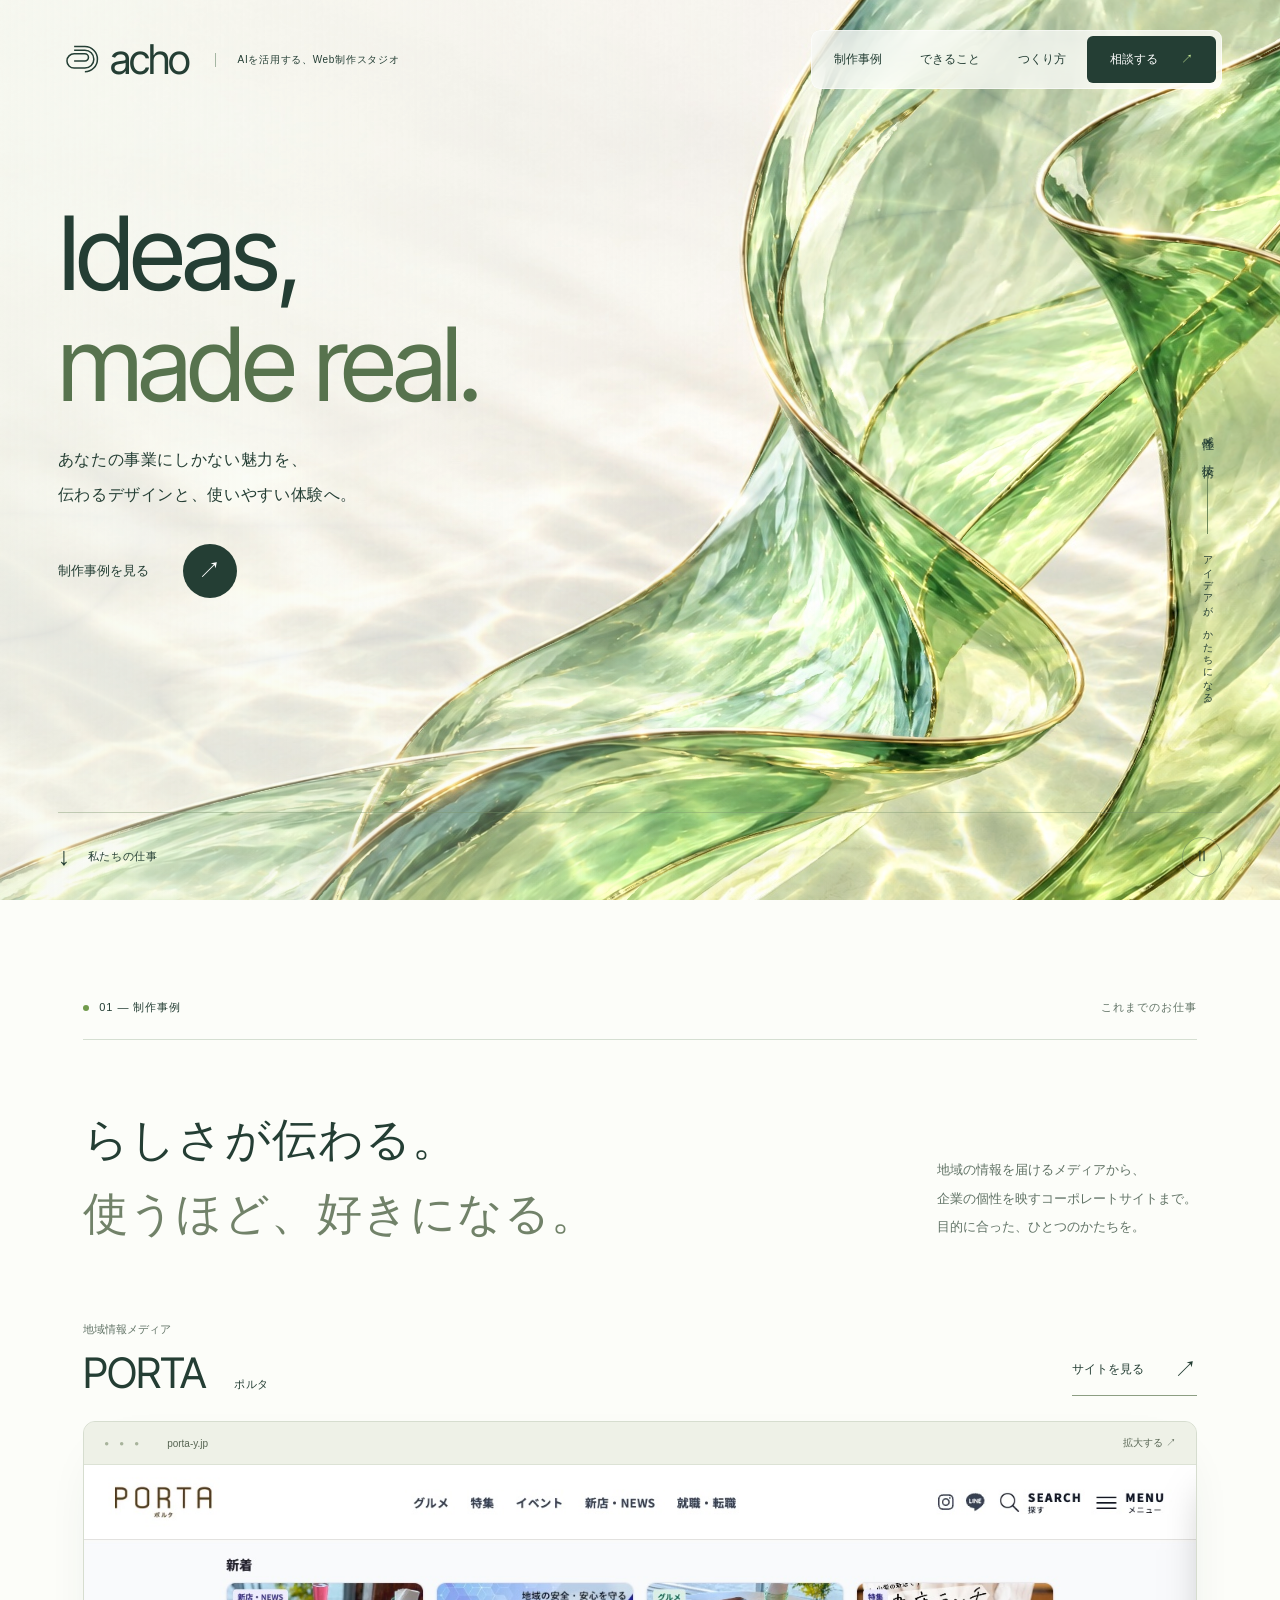
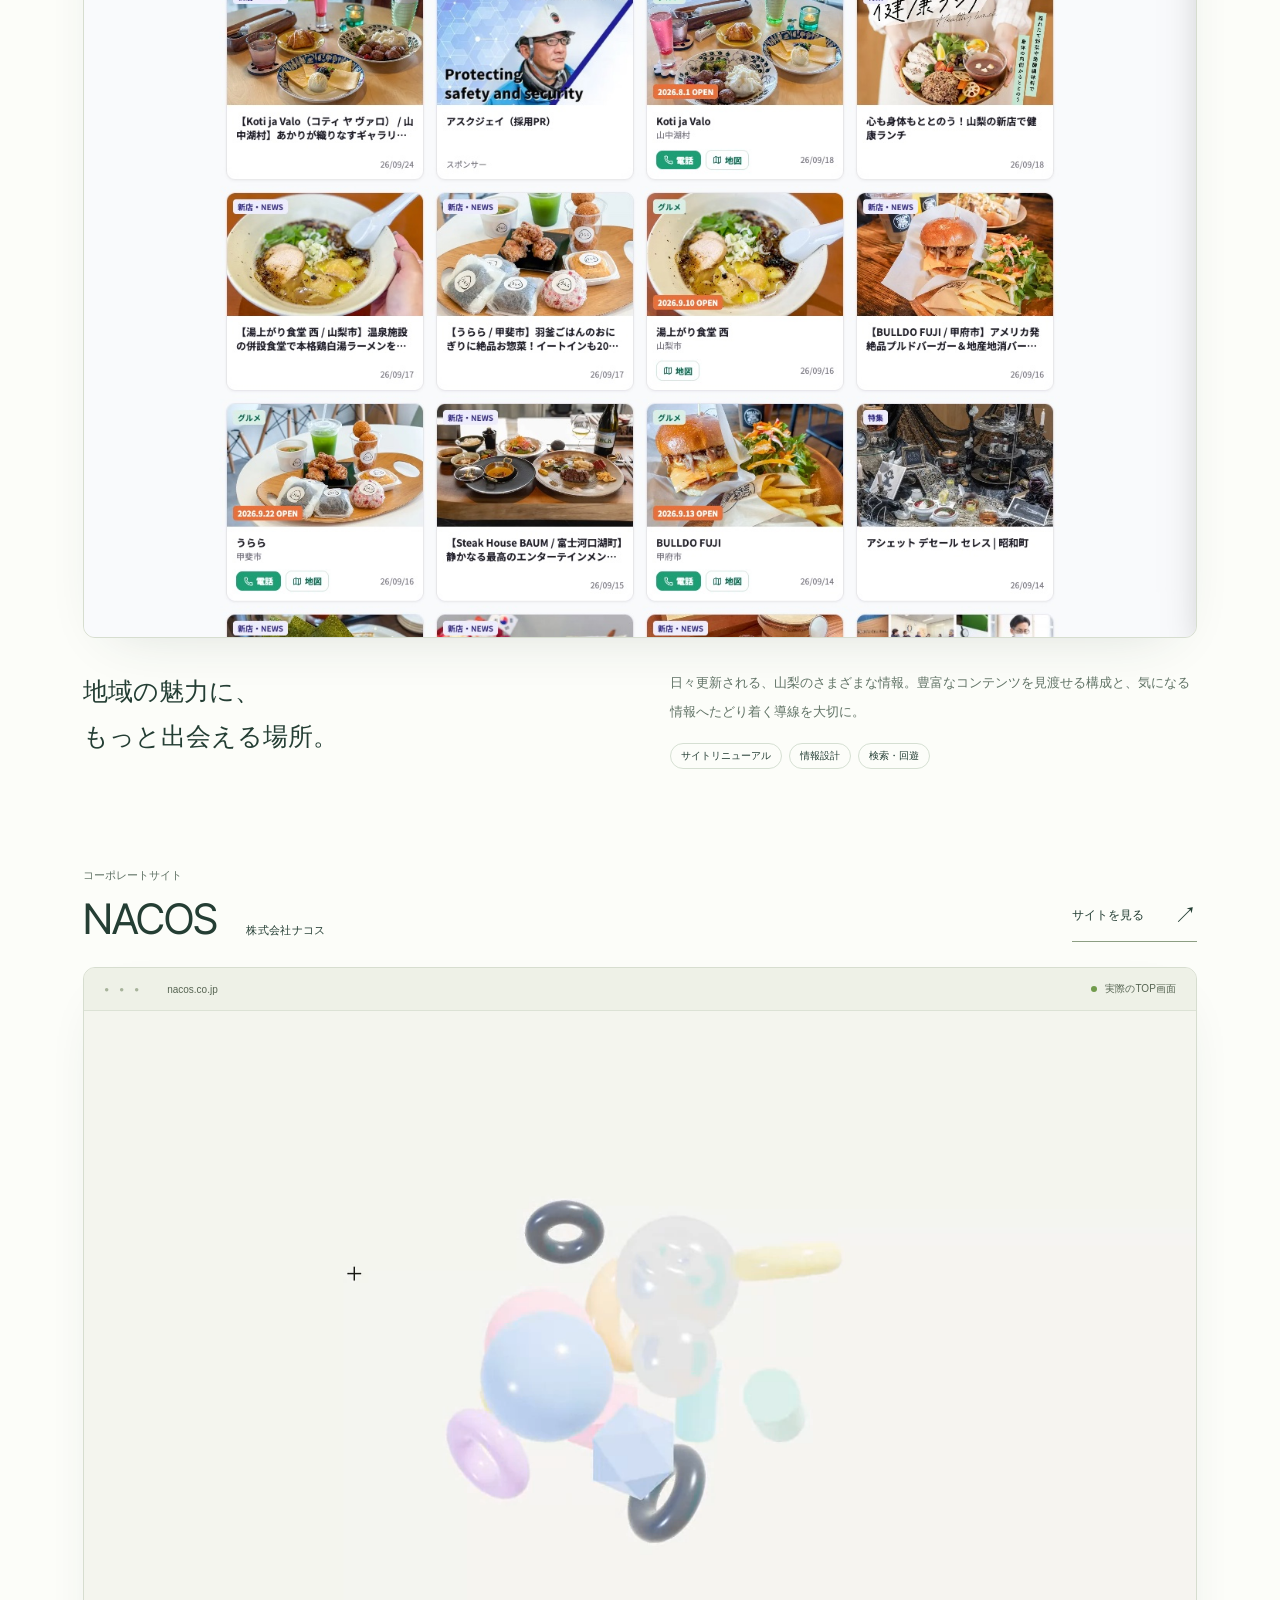
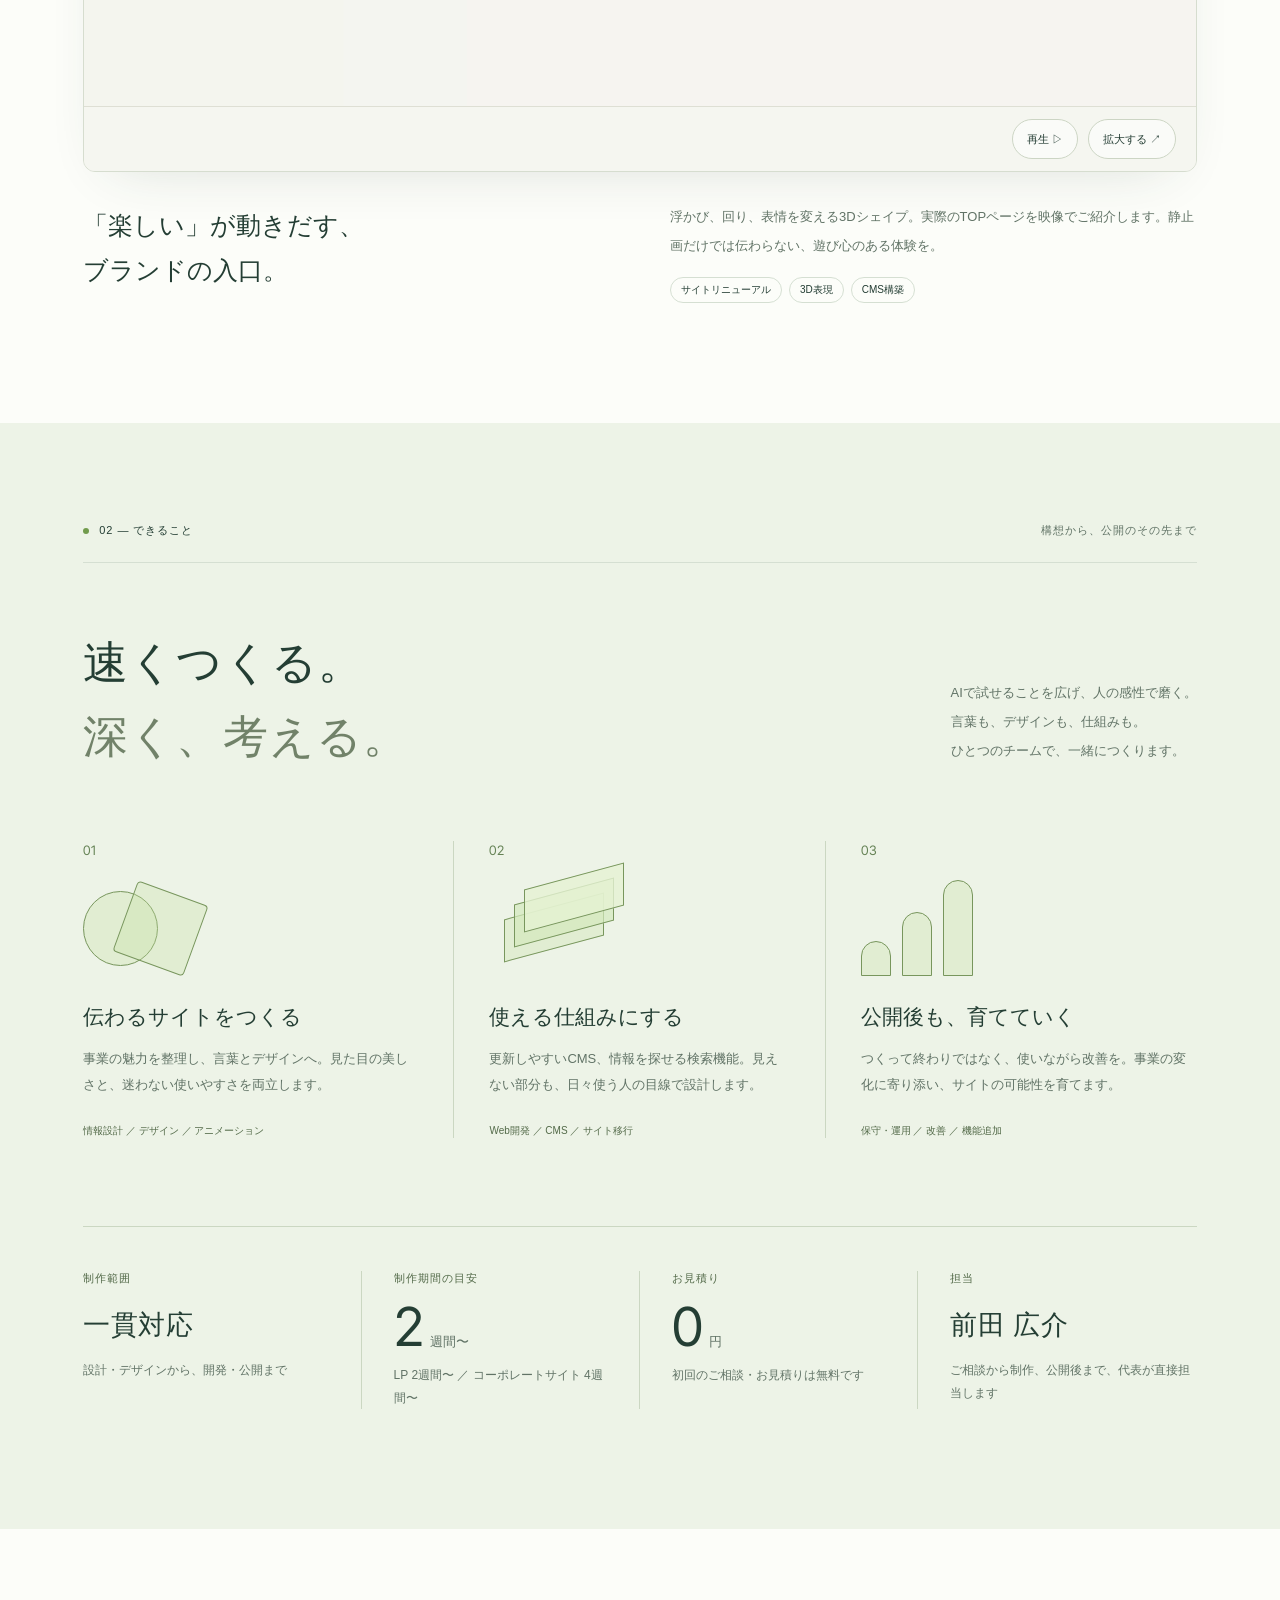
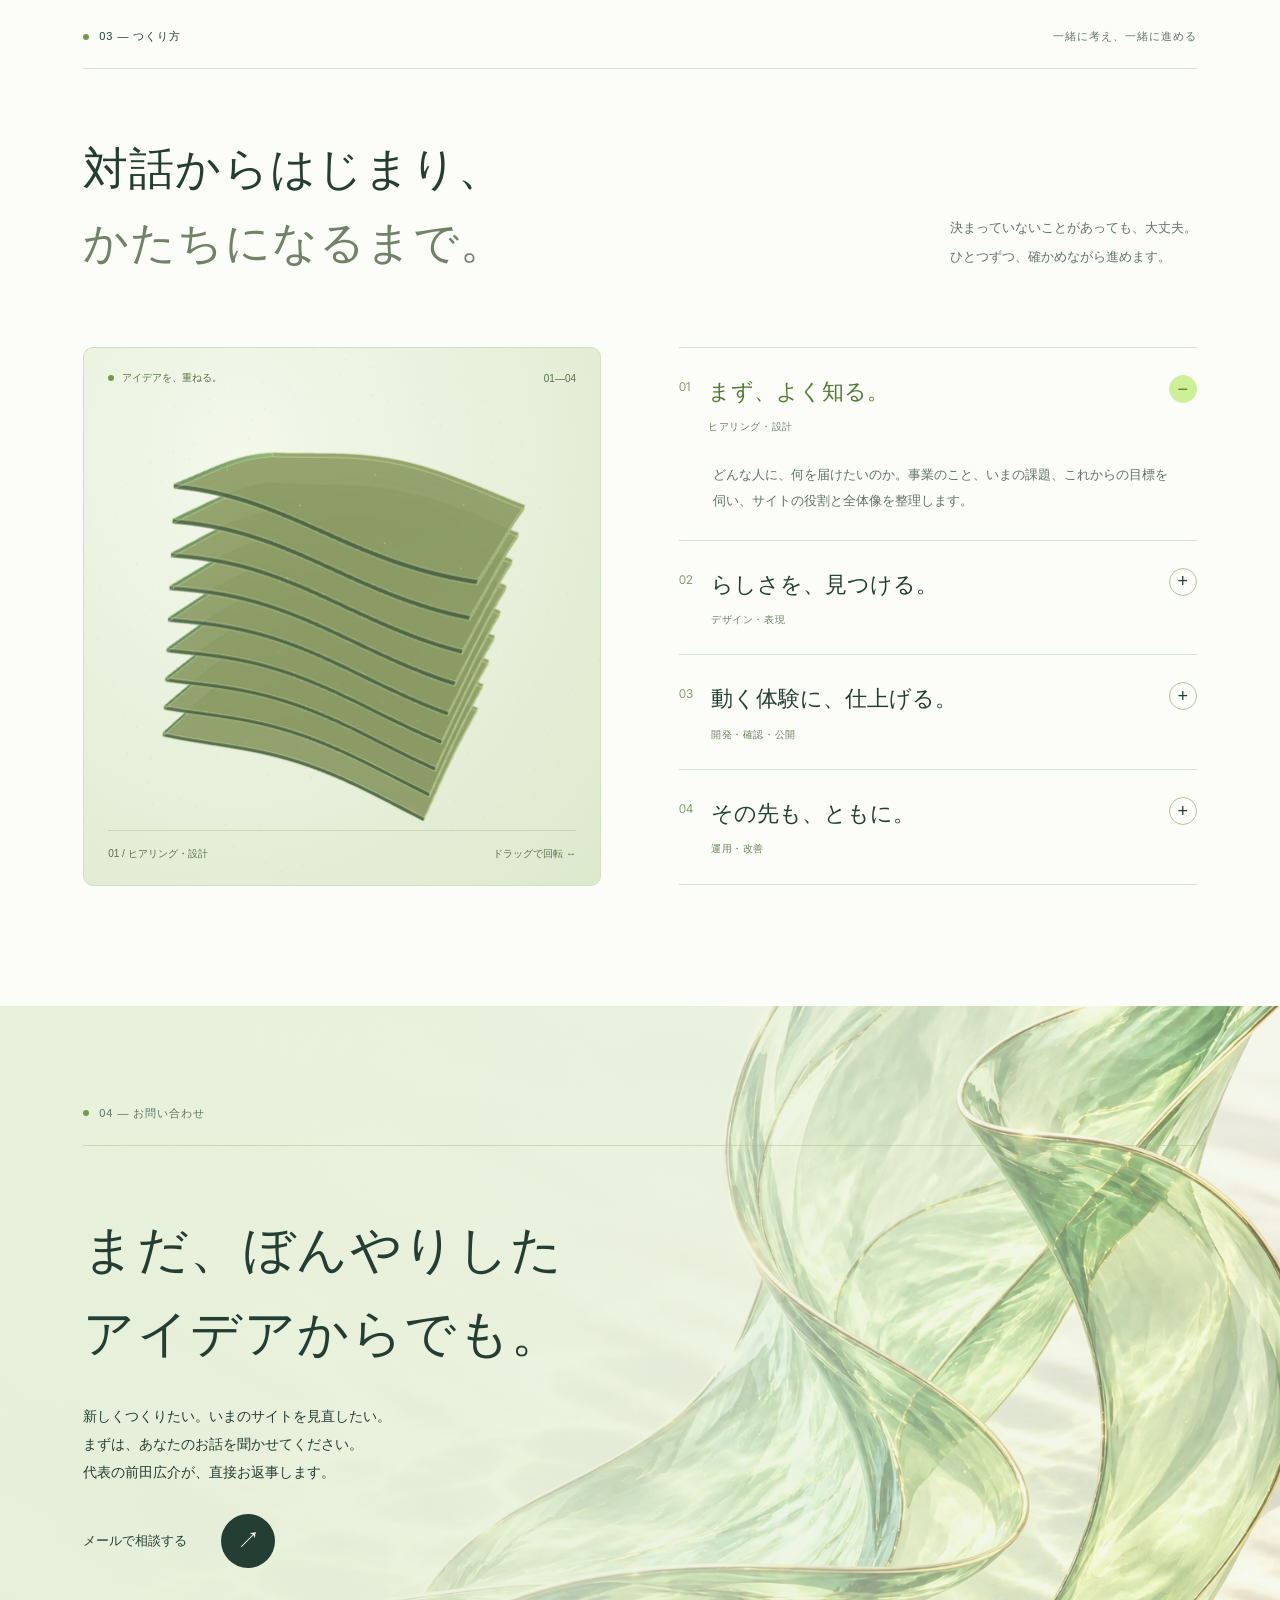
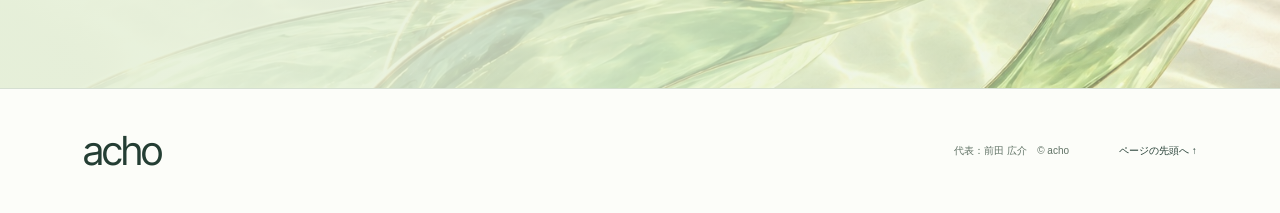
<file: index.html>
<!doctype html>
<html lang="ja">
<head>
<meta charset="utf-8">
<meta name="viewport" content="width=device-width, initial-scale=1">
<meta name="theme-color" content="#f1f5e9">
<meta name="description" content="achoは、人の感性とAIの可能性で、事業の魅力を伝えるWeb制作スタジオ。構想からデザイン、開発、運用まで。">
<title>acho｜Ideas, made real.</title>
<link rel="icon" href="assets/favicon.svg" type="image/svg+xml">
<link rel="canonical" href="https://acho.works/">
<meta property="og:type" content="website">
<meta property="og:site_name" content="acho">
<meta property="og:locale" content="ja_JP">
<meta property="og:title" content="acho｜Ideas, made real.">
<meta property="og:description" content="AIを活用するWeb制作スタジオ。事業の魅力を、伝わるデザインと使いやすい体験へ。全国オンライン対応。">
<meta property="og:url" content="https://acho.works/">
<meta property="og:image" content="https://acho.works/assets/ogp.jpg">
<meta property="og:image:width" content="1200">
<meta property="og:image:height" content="630">
<meta name="twitter:card" content="summary_large_image">

<link rel="stylesheet" href="style.css">
<script src="assets/three.min.js" defer></script>
<script src="main.js" defer></script>
<script src="assets/hero-texture.js" defer></script>
<script src="living-leaf.js" defer></script>
</head>
<body>
<a class="skip" href="#work">本文へスキップ</a>
<div class="read-progress" aria-hidden="true"></div>
<header class="header">
  <a class="brand" href="#top" aria-label="acho ホーム"><svg viewBox="0 0 48 36" aria-hidden="true"><path d="M18 8H30a10 10 0 0 1 0 20H18a8 8 0 0 1 0-16H30a4 4 0 0 1 0 8H18M18 4H30a14 14 0 0 1 0 28"/></svg><span>acho</span></a>
  <span class="header-note">AIを活用する、Web制作スタジオ</span>
  <nav aria-label="メインナビゲーション" class="desktop-nav"><a href="#work">制作事例</a><a href="#about">できること</a><a href="#approach">つくり方</a><a class="nav-contact" href="#contact">相談する <span>↗</span></a></nav>
  <button class="menu-toggle" aria-label="メニューを開く" aria-expanded="false" aria-controls="mobile-menu"><span></span><span></span></button>
</header>
<nav id="mobile-menu" aria-label="モバイルナビゲーション" hidden><a href="#work">制作事例</a><a href="#about">できること</a><a href="#approach">つくり方</a><a href="#contact">相談する ↗</a></nav>
<main>
  <section class="hero" id="top" aria-labelledby="hero-title">
    <div class="hero-art" aria-hidden="true"><img src="assets/synthesis-hero.jpg" alt="" fetchpriority="high" id="hero-image"><canvas id="living-leaf"></canvas></div>
    <div class="hero-shade" aria-hidden="true"></div>
    <div class="hero-content">
            <h1 id="hero-title" class="en" lang="en"><span class="line"><span>Ideas,</span></span><span class="line"><span>made real.</span></span></h1>
      <p class="hero-jp hero-enter">あなたの事業にしかない魅力を、<br>伝わるデザインと、使いやすい体験へ。</p>
      <a class="round-link hero-enter" href="#work"><span>制作事例を見る</span><b aria-hidden="true">↗</b></a>
    </div>
    <div class="hero-note" aria-hidden="true"><span>感性 × 技術</span><i></i><small>アイデアが、かたちになる。</small></div>
    <div class="hero-foot"><a href="#work" class="scroll-cue"><span>↓</span> 私たちの仕事</a><div class="motion-controls"><span class="motion-status sr-only">ゆるやかに、動く。</span><button class="motion-toggle" aria-label="アニメーションを停止" aria-pressed="false">Ⅱ</button></div></div>
  </section>

  <section class="work section-pad" id="work" aria-labelledby="work-title">
    <div class="section-label"><span><i></i> 01 — 制作事例</span><span>これまでのお仕事</span></div>
    <div class="section-heading reveal"><h2 id="work-title">らしさが伝わる。<br><span>使うほど、好きになる。</span></h2><p>地域の情報を届けるメディアから、<br>企業の個性を映すコーポレートサイトまで。<br>目的に合った、ひとつのかたちを。</p></div>
    <article class="case reveal">
      <div class="case-heading"><div><p class="case-category">地域情報メディア</p><h3>PORTA <span>ポルタ</span></h3></div><a class="external-link" href="https://www.porta-y.jp/" target="_blank" rel="noopener">サイトを見る <span aria-hidden="true">↗</span><span class="sr-only">（新しいタブで開きます）</span></a></div>
      <button class="case-preview porta-preview" data-preview="porta" aria-label="PORTAのサイト画面を拡大する"><span class="window-bar"><span class="window-dots" aria-hidden="true">● ● ●</span><span>porta-y.jp</span><span class="window-expand">拡大する ↗</span></span><img src="assets/porta.jpg" width="1440" height="1000" loading="lazy" alt="PORTAのトップページ。山梨のグルメや暮らしの記事が並ぶ地域情報メディア。"></button>
      <div class="case-caption"><h4>地域の魅力に、<br>もっと出会える場所。</h4><div><p>日々更新される、山梨のさまざまな情報。豊富なコンテンツを見渡せる構成と、気になる情報へたどり着く導線を大切に。</p><ul class="tags"><li>サイトリニューアル</li><li>情報設計</li><li>検索・回遊</li></ul></div></div>
    </article>
    <article class="case reveal">
      <div class="case-heading"><div><p class="case-category">コーポレートサイト</p><h3>NACOS <span>株式会社ナコス</span></h3></div><a class="external-link" href="https://nacos.co.jp/" target="_blank" rel="noopener">サイトを見る <span aria-hidden="true">↗</span><span class="sr-only">（新しいタブで開きます）</span></a></div>
      <div class="case-preview nacos-preview"><div class="window-bar"><span class="window-dots" aria-hidden="true">● ● ●</span><span>nacos.co.jp</span><span class="video-badge"><i></i> 実際のTOP画面</span></div><div class="video-stage"><video id="nacos-video" muted loop playsinline preload="none" poster="assets/nacos-poster.jpg" aria-label="NACOSのTOP画面。球体やリングが立体的に回転する10秒間の映像。"><source src="assets/nacos-motion.webm" type="video/webm"></video></div><div class="video-toolbar"><span id="video-status" class="sr-only" aria-live="polite">3Dアニメーションのプレビュー</span><div><button id="video-toggle" aria-pressed="false" aria-label="NACOSの動画を再生">再生 ▷</button><button data-preview="nacos" aria-label="NACOSの動画を拡大する">拡大する ↗</button></div></div><p id="video-error" hidden>動画を読み込めませんでした。上の「サイトを見る」から実際の動きをご覧いただけます。</p></div>
      <div class="case-caption"><h4>「楽しい」が動きだす、<br>ブランドの入口。</h4><div><p>浮かび、回り、表情を変える3Dシェイプ。実際のTOPページを映像でご紹介します。静止画だけでは伝わらない、遊び心のある体験を。</p><ul class="tags"><li>サイトリニューアル</li><li>3D表現</li><li>CMS構築</li></ul></div></div>
    </article>
  </section>

  <section class="about section-pad" id="about" aria-labelledby="about-title">
    <div class="section-label"><span><i></i> 02 — できること</span><span>構想から、公開のその先まで</span></div>
    <div class="section-heading reveal"><h2 id="about-title">速くつくる。<br><span>深く、考える。</span></h2><p>AIで試せることを広げ、人の感性で磨く。<br>言葉も、デザインも、仕組みも。<br>ひとつのチームで、一緒につくります。</p></div>
    <div class="services">
      <article class="service reveal"><span class="service-num">01</span><div class="service-symbol symbol-design" aria-hidden="true"><i></i><i></i></div><h3>伝わるサイトをつくる</h3><p>事業の魅力を整理し、言葉とデザインへ。見た目の美しさと、迷わない使いやすさを両立します。</p><span class="service-foot">情報設計 ／ デザイン ／ アニメーション</span></article>
      <article class="service reveal"><span class="service-num">02</span><div class="service-symbol symbol-build" aria-hidden="true"><i></i><i></i><i></i></div><h3>使える仕組みにする</h3><p>更新しやすいCMS、情報を探せる検索機能。見えない部分も、日々使う人の目線で設計します。</p><span class="service-foot">Web開発 ／ CMS ／ サイト移行</span></article>
      <article class="service reveal"><span class="service-num">03</span><div class="service-symbol symbol-grow" aria-hidden="true"><i></i><i></i><i></i></div><h3>公開後も、育てていく</h3><p>つくって終わりではなく、使いながら改善を。事業の変化に寄り添い、サイトの可能性を育てます。</p><span class="service-foot">保守・運用 ／ 改善 ／ 機能追加</span></article>
    </div>
    <div class="facts reveal" aria-label="制作について">
      <dl class="facts-grid">
        <div><dt>制作範囲</dt><dd><b class="is-text">一貫対応</b></dd><p>設計・デザインから、開発・公開まで</p></div>
        <div><dt>制作期間の目安</dt><dd><b>2</b><span>週間〜</span></dd><p>LP 2週間〜 ／ コーポレートサイト 4週間〜</p></div>
        <div><dt>お見積り</dt><dd><b>0</b><span>円</span></dd><p>初回のご相談・お見積りは無料です</p></div>
        <div><dt>担当</dt><dd><b class="is-text">前田 広介</b></dd><p>ご相談から制作、公開後まで、代表が直接担当します</p></div>
      </dl>
    </div>
  </section>

  <section class="approach section-pad" id="approach" aria-labelledby="approach-title">
    <div class="section-label"><span><i></i> 03 — つくり方</span><span>一緒に考え、一緒に進める</span></div>
    <div class="section-heading reveal"><h2 id="approach-title">対話からはじまり、<br><span>かたちになるまで。</span></h2><p>決まっていないことがあっても、大丈夫。<br>ひとつずつ、確かめながら進めます。</p></div>
    <div class="approach-grid">
      <div class="lab-visual"><div class="lab-top"><span><i></i> アイデアを、重ねる。</span><span id="lab-index">01—04</span></div><canvas id="lab-canvas" tabindex="0" role="img" aria-label="工程に合わせて変化する波状の立体。ドラッグまたは左右の矢印キーで回転できます。"></canvas><div class="lab-fallback" aria-hidden="true"><img src="assets/synthesis-hero.jpg" alt="" loading="lazy"></div><div class="lab-bottom"><span id="lab-caption">01 / ヒアリング・設計</span><span>ドラッグで回転 ↔</span></div></div>
      <div class="process-list">
        <article class="process is-active"><h3><button aria-expanded="true" aria-controls="process-0"><span class="process-num">01</span><span>まず、よく知る。<small>ヒアリング・設計</small></span><b aria-hidden="true">−</b></button></h3><div id="process-0" class="process-body"><p>どんな人に、何を届けたいのか。事業のこと、いまの課題、これからの目標を伺い、サイトの役割と全体像を整理します。</p></div></article>
        <article class="process"><h3><button aria-expanded="false" aria-controls="process-1"><span class="process-num">02</span><span>らしさを、見つける。<small>デザイン・表現</small></span><b aria-hidden="true">+</b></button></h3><div id="process-1" class="process-body" hidden><p>いくつかの方向性を試しながら、あなたらしい表現へ。色、余白、動き、言葉まで、ひとつの体験として丁寧に設計します。</p></div></article>
        <article class="process"><h3><button aria-expanded="false" aria-controls="process-2"><span class="process-num">03</span><span>動く体験に、仕上げる。<small>開発・確認・公開</small></span><b aria-hidden="true">+</b></button></h3><div id="process-2" class="process-body" hidden><p>デザインを、実際に使えるサイトへ。スマートフォンでの表示や操作性、更新のしやすさを確認し、細部を磨いて公開します。</p></div></article>
        <article class="process"><h3><button aria-expanded="false" aria-controls="process-3"><span class="process-num">04</span><span>その先も、ともに。<small>運用・改善</small></span><b aria-hidden="true">+</b></button></h3><div id="process-3" class="process-body" hidden><p>運用してわかることを、次の改善へ。新しいコンテンツや機能の追加まで、事業に合わせてサイトを育てていきます。</p></div></article>
      </div>
    </div>
  </section>

  <section class="contact section-pad" id="contact" aria-labelledby="contact-title">
    <div class="contact-image" aria-hidden="true"></div>
    <div class="section-label"><span><i></i> 04 — お問い合わせ</span></div>
    <div class="contact-inner reveal"><h2 id="contact-title">まだ、ぼんやりした<br>アイデアからでも。</h2><p>新しくつくりたい。いまのサイトを見直したい。<br>まずは、あなたのお話を聞かせてください。<br>代表の前田広介が、直接お返事します。</p><a class="round-link" href="mailto:hello@acho.works"><span>メールで相談する</span><b aria-hidden="true">↗</b></a></div>
  </section>
</main>
<footer class="footer"><a class="brand" href="#top" aria-label="acho ホーム"><span>acho</span></a><small>代表：前田 広介　© acho</small><a class="back-top" href="#top">ページの先頭へ ↑</a></footer>
<dialog id="preview-dialog" aria-labelledby="preview-title"><div class="dialog-head"><h2 id="preview-title">サイトプレビュー</h2><button id="preview-close" aria-label="プレビューを閉じる">閉じる ×</button></div><div id="preview-content"></div></dialog>
<noscript><style>.reveal{opacity:1;transform:none}.motion-controls,.menu-toggle{display:none}.desktop-nav{display:flex}</style></noscript>
</body>
</html>
</file>
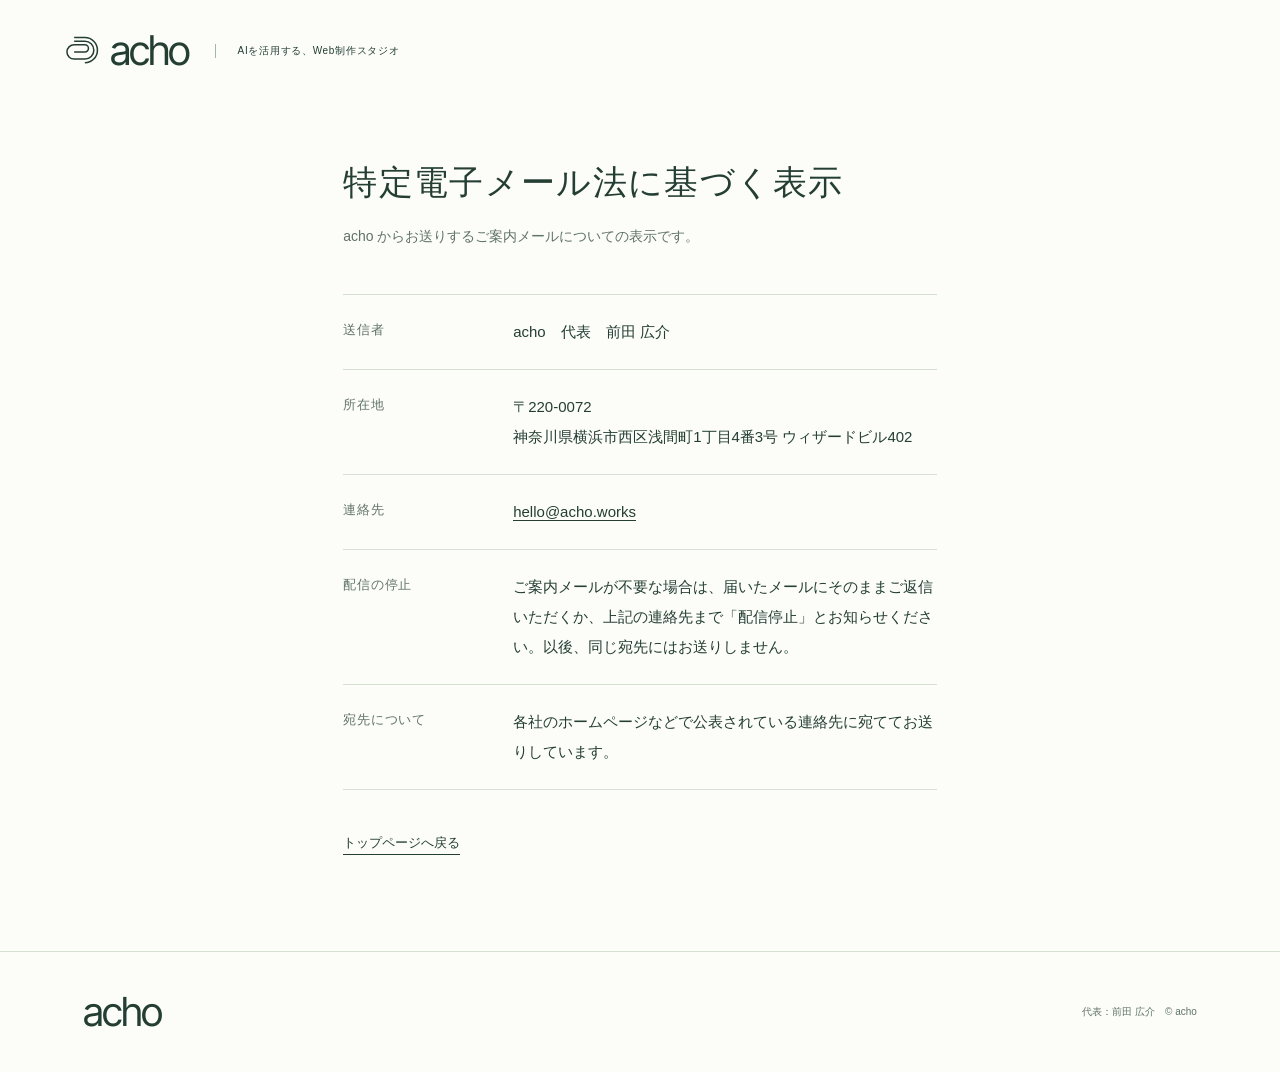
<file: legal.html>
<!doctype html>
<html lang="ja">
<head>
<meta charset="utf-8">
<meta name="viewport" content="width=device-width, initial-scale=1">
<meta name="theme-color" content="#f1f5e9">
<meta name="robots" content="noindex">
<title>特定電子メール法に基づく表示｜acho</title>
<link rel="icon" href="assets/favicon.svg" type="image/svg+xml">
<link rel="canonical" href="https://acho.works/legal.html">
<link rel="stylesheet" href="style.css">
<style>
.legal-header{position:static;padding:30px 4.5%}
.legal{max-width:760px;margin:0 auto;padding:56px 6.5% 96px}
.legal h1{font-size:clamp(24px,3.2vw,34px);letter-spacing:.04em;line-height:1.5}
.legal .lead{margin-top:14px;color:var(--muted);font-size:14px}
.legal dl{margin:44px 0 0;border-top:1px solid var(--line)}
.legal dl div{display:grid;grid-template-columns:150px 1fr;gap:20px;padding:22px 0;border-bottom:1px solid var(--line)}
.legal dt{font-size:13px;color:var(--muted);letter-spacing:.06em;padding-top:4px}
.legal dd{margin:0;font-size:15px;line-height:2;overflow-wrap:anywhere}
.legal dd a{border-bottom:1px solid var(--ink)}
.legal dd .nb{white-space:nowrap}
.legal .back{display:inline-block;margin-top:44px;font-size:13px;border-bottom:1px solid var(--ink);padding-bottom:2px}
@media (max-width:760px){.legal{padding:32px 6% 72px}.legal dl div{grid-template-columns:1fr;gap:4px;padding:18px 0}}
</style>
</head>
<body>
<header class="header legal-header">
  <a class="brand" href="./" aria-label="acho ホーム"><svg viewBox="0 0 48 36" aria-hidden="true"><path d="M18 8H30a10 10 0 0 1 0 20H18a8 8 0 0 1 0-16H30a4 4 0 0 1 0 8H18M18 4H30a14 14 0 0 1 0 28"/></svg><span>acho</span></a>
  <span class="header-note">AIを活用する、Web制作スタジオ</span>
</header>
<main class="legal">
  <h1>特定電子メール法に基づく表示</h1>
  <p class="lead">acho からお送りするご案内メールについての表示です。</p>
  <dl>
    <div><dt>送信者</dt><dd>acho　代表　前田 広介</dd></div>
    <div><dt>所在地</dt><dd><!-- ADDRESS -->〒220-0072<br><span class="nb">神奈川県横浜市西区</span><span class="nb">浅間町1丁目4番3号</span> <span class="nb">ウィザードビル402</span><!-- /ADDRESS --></dd></div>
    <div><dt>連絡先</dt><dd><a href="mailto:hello@acho.works">hello@acho.works</a></dd></div>
    <div><dt>配信の停止</dt><dd>ご案内メールが不要な場合は、届いたメールにそのままご返信いただくか、上記の連絡先まで「配信停止」とお知らせください。以後、同じ宛先にはお送りしません。</dd></div>
    <div><dt>宛先について</dt><dd>各社のホームページなどで公表されている連絡先に宛ててお送りしています。</dd></div>
  </dl>
  <a class="back" href="./">トップページへ戻る</a>
</main>
<footer class="footer"><a class="brand" href="./" aria-label="acho ホーム"><span>acho</span></a><small>代表：前田 広介　© acho</small></footer>
</body>
</html>
</file>
<file: style.css>
@font-face{font-family:Inter Tight;src:url('assets/inter-tight.ttf') format('truetype');font-display:swap}
:root{--ink:#243e34;--muted:#617366;--line:#d5dfd2;--paper:#fcfdf9;--mint:#edf3e7;--lime:#ccef98;--serif:none}
*{box-sizing:border-box}html{scroll-behavior:smooth;scroll-padding-top:24px}body{margin:0;background:var(--paper);color:var(--ink);font-family:"Hiragino Kaku Gothic ProN","Yu Gothic",Meiryo,sans-serif;-webkit-font-smoothing:antialiased}a{color:inherit;text-decoration:none}button{font:inherit;color:inherit;cursor:pointer}button,a{-webkit-tap-highlight-color:transparent}button{border:0;background:none}img,video,canvas{display:block;max-width:100%}button:focus-visible,a:focus-visible,canvas:focus-visible{outline:3px solid #698d35;outline-offset:6px}::selection{background:var(--lime);color:var(--ink)}h1,h2,h3,h4,p{margin:0}h1,h2,h3,h4{font-weight:500}p{line-height:2}i{font-style:normal}[hidden]{display:none!important}.sr-only{position:absolute;width:1px;height:1px;padding:0;overflow:hidden;clip:rect(0,0,0,0);white-space:nowrap}.skip{position:fixed;top:-100px;left:20px;background:white;padding:16px;z-index:100}.skip:focus{top:12px}.read-progress{position:fixed;inset:0 0 auto;height:3px;background:#7da456;transform:scaleX(0);transform-origin:left;z-index:60}
.header{position:absolute;top:0;left:0;width:100%;z-index:20;display:flex;align-items:center;gap:26px;padding:30px 4.5%}.brand{display:inline-flex;align-items:center;gap:9px;font:400 41px/1 "Inter Tight",sans-serif;letter-spacing:-2px}.brand svg{width:43px;fill:none;stroke:currentColor;stroke-width:1.7}.header-note{font-size:10px;letter-spacing:.07em;padding-left:22px;border-left:1px solid #a5b6a3}.desktop-nav{display:flex;align-items:center;gap:4px;margin-left:auto;background:#ffffffb8;padding:5px;border:1px solid #fff8;border-radius:9px;backdrop-filter:blur(18px)}.desktop-nav a{font-size:12px;padding:15px 17px;border-radius:6px;transition:background .25s}.desktop-nav a:hover{background:#e0eacb}.desktop-nav .nav-contact{background:var(--ink);color:#fff;padding-inline:23px}.nav-contact span{padding-left:20px;color:var(--lime)}.desktop-nav .nav-contact:hover{background:#446146}.menu-toggle{display:none}#mobile-menu{position:fixed;inset:90px 16px auto;z-index:25;background:#f8fbf2;box-shadow:0 15px 60px #263d3326;border-radius:12px;padding:22px}#mobile-menu a{display:block;padding:20px;border-bottom:1px solid var(--line);font-size:20px}
.hero{position:relative;isolation:isolate;height:100svh;min-height:760px;max-height:1400px;overflow:hidden;background:#edf3e6}.hero-art,.hero-shade{position:absolute;inset:0;z-index:-2}.hero-art img,.hero-art canvas{width:100%;height:100%;object-fit:cover;object-position:center}.hero-art canvas{position:absolute;inset:0;opacity:0;transition:opacity 1.2s}.hero-art canvas.is-ready{opacity:1}.hero-shade{z-index:-1;background:linear-gradient(90deg,#f1f5e980 0%,#f1f5e93d 38%,transparent 69%)}.hero-content{position:relative;padding:clamp(165px,22vh,280px) 4.5% 130px;width:75%;max-width:1120px}.eyebrow{display:flex;align-items:center;gap:10px;font-size:13px;letter-spacing:.08em;margin-bottom:32px}.eyebrow i,.section-label i,.motion-controls>i,.video-badge i,.lab-top i{display:inline-block;flex:none;width:6px;height:6px;background:#719b4c;border-radius:50%}.hero h1{font-size:clamp(52px,5.5vw,94px);line-height:1.5;letter-spacing:.01em;font-weight:500}.hero h1.en{font-family:"Inter Tight",sans-serif;font-weight:400;font-size:clamp(66px,8vw,136px);line-height:1.08;letter-spacing:-.035em}.hero h1.en .line{padding-bottom:.06em;margin-bottom:-.06em}.line{display:block;overflow:hidden}.line>span{display:block;animation:line-in 1.35s cubic-bezier(.2,.7,.2,1) both}.line:nth-child(2)>span{animation-delay:.13s;color:#57734e}.hero-jp{font-size:16px;line-height:2.2;letter-spacing:.04em;margin-top:23px;margin-bottom:31px}.hero-enter{animation:fade-in 1.2s .25s both}.round-link{display:inline-flex;gap:34px;align-items:center;font-size:13px}.round-link b{display:grid;place-items:center;width:54px;height:54px;background:var(--ink);border-radius:50%;color:white;font-size:23px;font-weight:400;transition:transform .35s,background .35s}.round-link:hover b{transform:rotate(45deg);background:#5b7844}.hero-note{position:absolute;right:5%;bottom:190px;display:flex;align-items:center;gap:15px;font-size:12px;writing-mode:vertical-rl;letter-spacing:.13em}.hero-note i{height:60px;width:1px;background:#6f895b}.hero-note small{font-size:10px}.hero-foot{position:absolute;bottom:0;left:4.5%;right:4.5%;height:88px;border-top:1px solid #7b946c66;display:flex;align-items:center;justify-content:space-between;font-size:11px;letter-spacing:.06em}.scroll-cue{display:flex;gap:17px;align-items:center}.scroll-cue>span{font-size:25px;animation:arrow 3s infinite}.motion-controls{display:flex;gap:10px;align-items:center}.motion-toggle{border:1px solid #6b845f88;width:40px;height:40px;border-radius:50%;font-size:14px;margin-left:7px}.motion-paused *{animation-play-state:paused!important}
.section-pad{padding:100px 6.5% 120px}.section-label{display:flex;justify-content:space-between;gap:20px;font-size:11px;letter-spacing:.09em;padding-bottom:24px;border-bottom:1px solid var(--line)}.section-label>span:first-child{display:flex;align-items:center;gap:10px}.section-label>span:last-child{color:var(--muted)}.section-heading{display:flex;justify-content:space-between;align-items:flex-end;gap:40px;margin:63px 0 67px}.section-heading h2{font-size:clamp(32px,3.5vw,57px);line-height:1.65;letter-spacing:.025em}.section-heading h2 span{color:#718269}.section-heading>p{font-size:13px;line-height:2.2;color:var(--muted);padding-bottom:9px}
.case+.case{margin-top:95px}.case-heading{display:flex;align-items:flex-end;justify-content:space-between;margin-bottom:25px;gap:20px}.case-category{font-size:11px;color:var(--muted);margin-bottom:10px}.case h3{font:400 42px/1.1 "Inter Tight",sans-serif;letter-spacing:-1px}.case h3 span{font-family:"Hiragino Kaku Gothic ProN",sans-serif;font-size:11px;letter-spacing:.03em;margin-left:20px}.external-link{display:flex;gap:30px;align-items:center;border-bottom:1px solid #8c9e83;font-size:12px;padding-bottom:10px}.external-link>span:not(.sr-only){font-size:23px;transition:transform .25s}.external-link:hover>span{transform:translate(3px,-3px)}.case-preview{display:block;padding:0;width:100%;border:1px solid #d6ddcf;overflow:hidden;border-radius:12px;background:#eff1e8;box-shadow:0 20px 55px -30px #253e3330;text-align:left}.window-bar{display:flex;align-items:center;gap:24px;height:43px;padding:0 20px;background:#eef1e7;color:#576553;font-size:10px;border-bottom:1px solid #dce2d5}.window-dots{font-size:8px;color:#a7b39b;letter-spacing:4px}.window-expand,.video-badge{margin-left:auto;display:flex;align-items:center;gap:8px;font-size:10px}.porta-preview img{width:100%;height:auto;transition:filter .35s}.porta-preview:hover img{filter:brightness(.98)}.nacos-preview{background:#f6f5ee}.video-stage{aspect-ratio:16/10;background:#f3f2e7}.video-stage video{width:100%;height:100%;object-fit:cover}.video-toolbar{padding:12px 20px;display:flex;align-items:center;justify-content:space-between;gap:12px;border-top:1px solid #dedfd4;font-size:11px;background:#f5f6f0}.video-toolbar>div{display:flex;gap:10px;margin-left:auto}.video-toolbar button{font-size:11px;padding:10px 14px;min-height:40px;border:1px solid #ccd5c4;border-radius:30px;background:#fff8}.video-toolbar button:hover{background:var(--lime)}#video-error{padding:16px 20px;font-size:12px}.case-caption{display:grid;grid-template-columns:1fr 1fr;gap:60px;padding:31px 0 0}.case-caption h4{font-size:25px;line-height:1.8}.case-caption p{font-size:13px;color:var(--muted);line-height:2.2}.tags{display:flex;gap:7px;flex-wrap:wrap;padding:0;margin:17px 0 0;list-style:none}.tags li{font-size:10px;border:1px solid var(--line);padding:5px 10px;border-radius:20px}
.about{background:var(--mint)}.services{display:grid;grid-template-columns:repeat(3,1fr)}.service{position:relative;padding:0 35px;border-right:1px solid #cbd7c2}.service:first-child{padding-left:0}.service:last-child{border:0;padding-right:0}.service-num{font:13px "Inter Tight",sans-serif;color:#658255}.service h3{font-size:21px;margin:15px 0}.service p{font-size:13px;color:var(--muted)}.service-foot{display:block;font-size:10px;margin-top:26px;color:#536a49}.service-symbol{height:110px;position:relative;margin:17px 0}.service-symbol i{display:block;position:absolute;border:1px solid #78965d;background:#c3dfa04d}.symbol-design i{width:75px;height:75px;top:15px;border-radius:50%}.symbol-design i:nth-child(2){left:40px;border-radius:4px;transform:rotate(20deg)}.symbol-build i{width:100px;height:43px;left:15px;top:30px;transform:skewY(-15deg)}.symbol-build i:nth-child(2){top:15px;left:25px;background:#d5eabeb3}.symbol-build i:nth-child(3){top:0;left:35px;background:#e6f3d4cc}.symbol-grow i{width:30px;bottom:10px;height:35px;border-radius:16px 16px 0 0}.symbol-grow i:nth-child(2){height:64px;left:41px}.symbol-grow i:nth-child(3){height:96px;left:82px}.facts{margin-top:88px;padding-top:44px;border-top:1px solid #cbd7c2}.facts-grid{display:grid;grid-template-columns:repeat(4,1fr);gap:0;margin:0;padding:0}.facts-grid>div{padding:0 32px;border-right:1px solid #cbd7c2}.facts-grid>div:first-child{padding-left:0}.facts-grid>div:last-child{border:0;padding-right:0}.facts-grid dt{font-size:11px;letter-spacing:.09em;color:#536a49}.facts-grid dd{margin:14px 0 10px;display:flex;align-items:baseline;gap:8px;font-family:"Inter Tight",sans-serif;line-height:1}.facts-grid dd b{font-weight:400;font-size:clamp(44px,4.2vw,66px);letter-spacing:-2px}.facts-grid dd span{font-family:"Hiragino Kaku Gothic ProN","Yu Gothic",Meiryo,sans-serif;font-size:13px;color:var(--muted)}.facts-grid dd b.is-text{font-family:"Hiragino Kaku Gothic ProN","Yu Gothic",Meiryo,sans-serif;font-size:clamp(24px,2.1vw,32px);letter-spacing:.02em;line-height:1.3;padding:8px 0 6px}.facts-grid p{margin:0;font-size:12px;line-height:1.9;color:var(--muted)}.facts-note{display:grid;grid-template-columns:200px 1fr;gap:32px;align-items:start;margin-top:48px;padding:26px 30px;border:1px solid #cbd7c2;border-radius:10px;background:#f5f9ee}.facts-note-label{display:flex;align-items:center;gap:10px;font-size:11px;letter-spacing:.09em;padding-top:4px}.facts-note-label i{width:6px;height:6px;border-radius:50%;background:#719b4c;display:inline-block}.facts-note p{margin:0;font-size:14px;line-height:2;max-width:640px}
.approach-grid{display:grid;grid-template-columns:1fr 1fr;gap:7%}.lab-visual{position:relative;min-height:480px;aspect-ratio:1/1.04;border:1px solid #d2dfc6;background:radial-gradient(ellipse at 30% 20%,#f3f8eb,#dde9cd);border-radius:10px;overflow:hidden}.lab-top,.lab-bottom{position:absolute;left:24px;right:24px;z-index:2;display:flex;align-items:center;justify-content:space-between;font-size:10px;color:#587146}.lab-top{top:23px}.lab-top>span:first-child{display:flex;gap:8px;align-items:center}.lab-bottom{bottom:24px;padding-top:16px;border-top:1px solid #9db78766}#lab-canvas{position:absolute;width:100%;height:100%;inset:0;z-index:1;cursor:grab;touch-action:pan-y}#lab-canvas:active{cursor:grabbing}.lab-fallback{position:absolute;inset:0}.lab-fallback img{width:100%;height:100%;object-fit:cover}.lab-visual.has-webgl .lab-fallback{display:none}.process{border-top:1px solid var(--line)}.process:last-child{border-bottom:1px solid var(--line)}.process h3 button{display:flex;width:100%;align-items:flex-start;gap:18px;text-align:left;padding:27px 0;min-height:105px}.process-num{font:12px/2 "Inter Tight",sans-serif;color:#839974}.process h3 button>span:nth-child(2){font-size:22px;line-height:1.55;flex:1}.process small{display:block;font-size:10px;color:#6c8060;margin-top:10px;letter-spacing:.06em}.process b{font-size:18px;width:28px;height:28px;border:1px solid #afc69a;border-radius:50%;display:grid;place-items:center;font-weight:400}.process.is-active b{background:var(--lime);border-color:var(--lime)}.process.is-active h3{color:#527b35}.process-body{padding:0 20px 26px 34px;font-size:13px;line-height:2.1;color:var(--muted)}
.contact{position:relative;isolation:isolate;overflow:hidden;background:#e5f0d3;min-height:620px}.contact-image{position:absolute;inset:0;z-index:-1;background:linear-gradient(90deg,#e6f0d9f5,#e6f0d9c0 50%,#e6f0d955),url('assets/synthesis-hero.jpg') center 65%/cover}.contact .section-label{border-color:#aac19480}.contact-inner{padding-top:62px}.contact h2{font-size:clamp(35px,4vw,65px);line-height:1.65;letter-spacing:.03em}.contact p{font-size:14px;margin:25px 0 28px}.footer{padding:40px 6.5%;display:flex;align-items:center;gap:30px;border-top:1px solid var(--line)}.footer .brand{font-size:40px}.footer p,.footer small,.back-top{font-size:10px}.footer small{margin-left:auto;color:var(--muted)}.back-top{padding:15px 0 15px 20px}
dialog{width:min(1400px,94vw);max-width:94vw;max-height:92svh;padding:0;border:1px solid #cfdbc6;border-radius:12px;background:var(--paper);color:var(--ink);box-shadow:0 20px 120px #12261950}dialog::backdrop{background:#1f3527bb;backdrop-filter:blur(9px)}.dialog-head{position:sticky;top:0;z-index:2;background:var(--paper);display:flex;justify-content:space-between;align-items:center;padding:14px 23px;border-bottom:1px solid var(--line)}.dialog-head h2{font-size:16px}.dialog-head button{min-height:42px;font-size:12px}#preview-content img,#preview-content video{width:100%;height:auto}.dialog-open{overflow:hidden}
.reveal{opacity:0;transform:translateY(27px);transition:opacity .8s,transform 1s cubic-bezier(.2,.7,.2,1)}.reveal.is-visible{opacity:1;transform:none}@keyframes line-in{from{transform:translateY(110%)}to{transform:translateY(0)}}@keyframes fade-in{from{opacity:0;transform:translateY(14px)}to{opacity:1;transform:none}}@keyframes arrow{0%,100%{transform:translateY(-3px)}50%{transform:translateY(4px)}}
@media(min-width:1700px){.section-pad{padding-left:max(6.5%,calc((100vw - 1480px)/2));padding-right:max(6.5%,calc((100vw - 1480px)/2))}}
@media(max-width:1100px){.header-note{display:none}.hero{min-height:730px}.hero-content{width:87%}.section-heading{align-items:flex-start}.section-heading>p{max-width:300px;font-size:12px}.service{padding:0 22px}.service h3{font-size:18px}.lab-visual{min-height:440px}.approach-grid{gap:4%}.process h3 button>span:nth-child(2){font-size:18px}.process h3 button{gap:12px}.process-body{padding-left:25px}}
@media(max-width:760px){.header{padding:25px 6%;gap:10px}.brand{font-size:34px}.brand svg{width:36px}.desktop-nav{display:none}.menu-toggle{display:flex;flex-direction:column;justify-content:center;gap:7px;margin-left:auto;width:46px;height:46px;background:#ffffffc9;border:1px solid #fff;border-radius:50%;padding:12px}.menu-toggle span{width:20px;height:1px;background:var(--ink)}.menu-open .menu-toggle span:first-child{transform:translateY(4px) rotate(45deg)}.menu-open .menu-toggle span:last-child{transform:translateY(-4px) rotate(-45deg)}.hero{height:100svh;min-height:710px;max-height:1100px}.hero-art img{object-position:60% center}.hero-shade{background:linear-gradient(90deg,#f2f7eac9,#f2f7ea35),linear-gradient(0deg,#ecf2de44,transparent)}.hero-content{padding:175px 6% 110px;width:100%}.eyebrow{font-size:11px;margin-bottom:25px}.hero h1{font-size:clamp(36px,8.6vw,60px);line-height:1.65;letter-spacing:0}.hero h1.en{font-size:clamp(46px,13.5vw,76px);line-height:1.08;letter-spacing:-.03em}.hero-jp{font-size:12px;line-height:2.2;margin-top:25px;margin-bottom:26px}.round-link{font-size:11px;gap:25px}.round-link b{width:47px;height:47px}.hero-note{display:none}.hero-foot{left:6%;right:6%;height:76px;font-size:9px}.motion-controls{gap:6px}.motion-toggle{width:36px;height:36px;margin-left:3px}.section-pad{padding:64px 6% 74px}.section-label{font-size:9px;letter-spacing:.03em;padding-bottom:18px}.section-label>span:last-child{font-size:9px}.section-heading{display:block;margin:35px 0 38px}.section-heading h2{font-size:clamp(26px,6.6vw,38px);line-height:1.7}.section-heading>p{font-size:12px;margin-top:20px;max-width:none;padding:0}.case+.case{margin-top:64px}.case-heading{margin-bottom:18px}.case h3{font-size:32px}.case h3 span{display:block;font-size:10px;margin:8px 0 0}.case-category{font-size:9px;margin-bottom:7px}.external-link{font-size:10px;gap:16px;padding-bottom:5px}.case-preview{border-radius:7px}.window-bar{height:34px;padding:0 11px;gap:10px;font-size:9px}.window-dots{font-size:6px;letter-spacing:2px}.window-expand,.video-badge{font-size:8px}.video-badge i{width:4px;height:4px}.case-caption{display:block;padding-top:22px}.case-caption h4{font-size:22px}.case-caption p{font-size:12px;margin-top:14px}.tags{margin-top:13px}.tags li{font-size:9px;padding:4px 9px}.video-toolbar{flex-wrap:wrap;padding:10px 11px;gap:8px;font-size:9px}.video-toolbar>div{margin-left:auto;gap:7px}.video-toolbar button{font-size:9px;padding:8px 10px}.services{grid-template-columns:1fr}.service,.service:first-child,.service:last-child{padding:28px 0;border-right:0;border-top:1px solid #cbd7c2;display:grid;grid-template-columns:1fr 95px;column-gap:18px}.service-num{grid-column:1;font-size:12px}.service-symbol{grid-column:2;grid-row:1/5;align-self:center;margin:0;transform:scale(.7);transform-origin:left center}.service h3{font-size:20px;grid-column:1;margin:12px 0}.service p{font-size:12px;grid-column:1}.service-foot{grid-column:1/-1;margin-top:19px;font-size:9px}.facts{margin-top:40px;padding-top:0;border-top:0}.facts-grid{grid-template-columns:1fr 1fr}.facts-grid>div,.facts-grid>div:first-child,.facts-grid>div:last-child{padding:22px 0 20px;border-right:0;border-top:1px solid #cbd7c2}.facts-grid>div:nth-child(odd){padding-right:16px}.facts-grid>div:nth-child(even){padding-left:16px;border-left:1px solid #cbd7c2}.facts-grid dd b{font-size:40px}.facts-grid dd b.is-text{font-size:19px}.facts-grid p{font-size:11px}.facts-note{grid-template-columns:1fr;gap:12px;margin-top:22px;padding:20px 18px}.facts-note p{font-size:13px;line-height:1.9}.approach-grid{grid-template-columns:1fr;gap:33px}.lab-visual{min-height:0;aspect-ratio:1.1}.lab-top,.lab-bottom{left:18px;right:18px;font-size:9px}.lab-top{top:18px}.lab-bottom{bottom:18px}.process h3 button>span:nth-child(2){font-size:21px}.process h3 button{padding:23px 0;min-height:100px;gap:17px}.process-body{font-size:12px;padding-left:32px}.contact{min-height:550px}.contact-inner{padding-top:43px}.contact h2{font-size:clamp(28px,7.2vw,43px)}.contact p{font-size:12px;line-height:2.2}.footer{padding:28px 6%;gap:20px;flex-wrap:wrap}.footer .brand{font-size:34px}.footer p{font-size:9px}.footer small{margin-left:0;width:45%}.back-top{margin-left:auto;font-size:9px;padding:0}.dialog-head{padding:10px 14px}.dialog-head h2{font-size:14px}.dialog-head button{font-size:11px}}
/* Preserve the previous photographic composition, without moving the image. */
.hero-art #hero-image{transform:scale(1.111111);object-position:center}
.hero-art.is-ready canvas{opacity:1}.lab-visual.is-ready .lab-fallback{display:none}
@media(prefers-reduced-motion:reduce){html{scroll-behavior:auto}*,*:before,*:after{animation:none!important;transition:none!important}.reveal{opacity:1;transform:none}}
</file>
